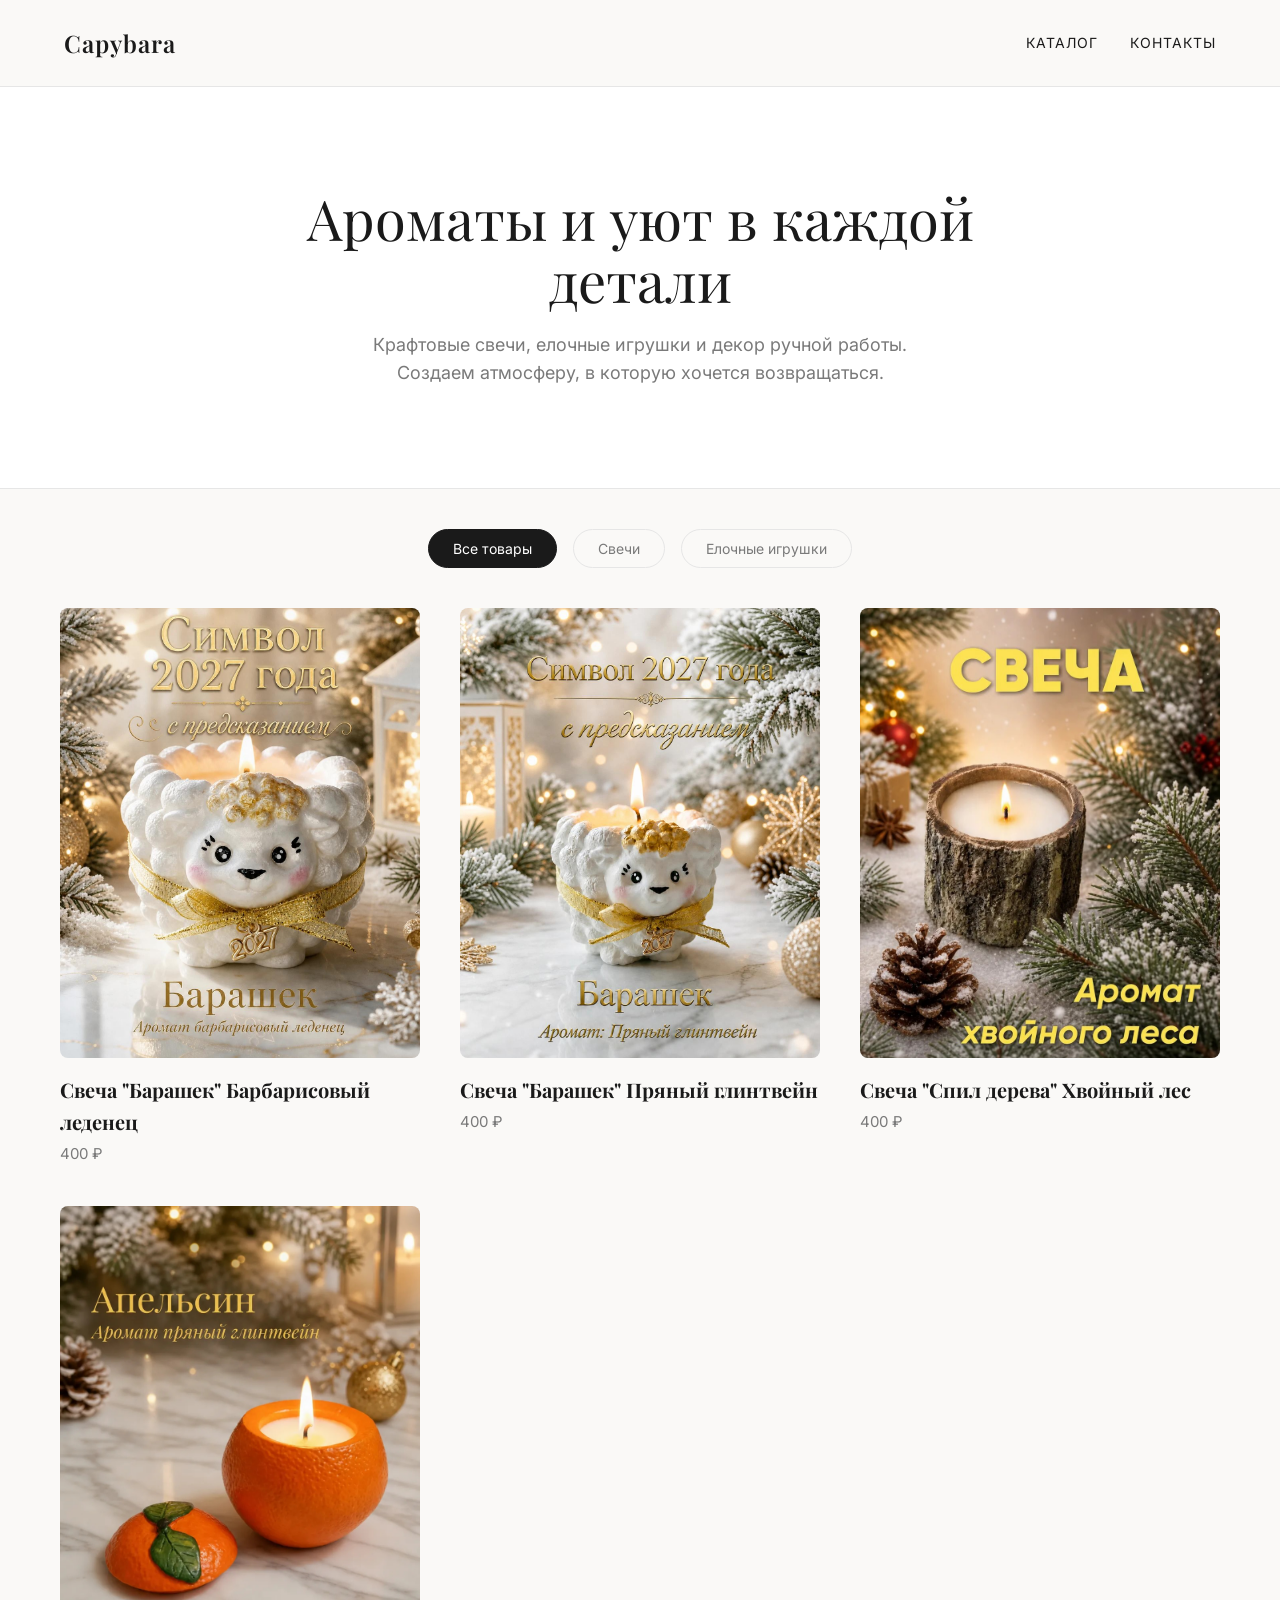
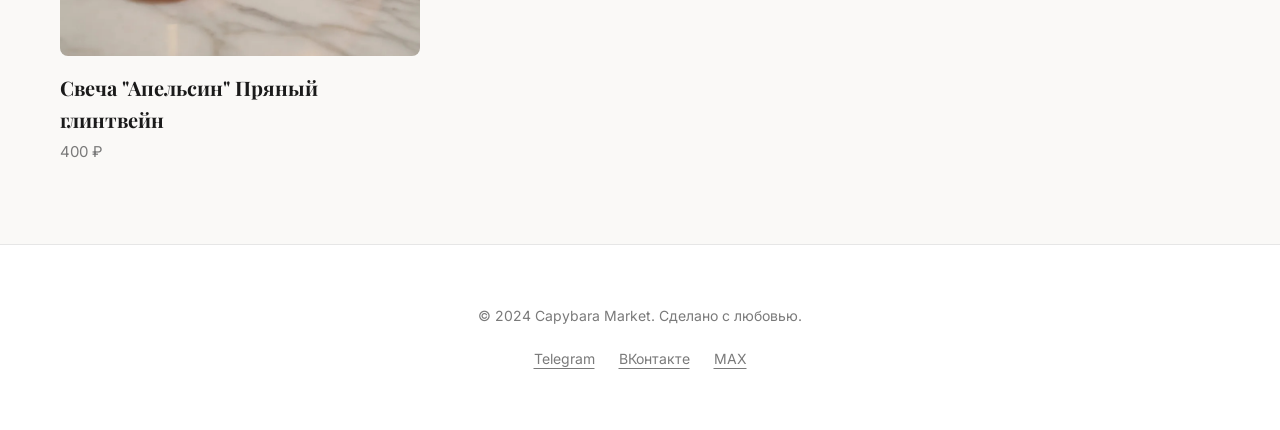
<file: index.html>
<!DOCTYPE html>
<html lang="ru">
<head>
    <meta charset="UTF-8">
    <meta name="viewport" content="width=device-width, initial-scale=1.0">
    <title>Capybara Market | Уютные вещи</title>
    <link rel="preconnect" href="https://fonts.googleapis.com">
    <link rel="preconnect" href="https://fonts.gstatic.com" crossorigin>
    <link href="https://fonts.googleapis.com/css2?family=Inter:wght@300;400;500;600&family=Playfair+Display:wght@400;600&display=swap" rel="stylesheet">
    <!-- Убедитесь, что файл style.css лежит в той же папке, что и index.html -->
    <link rel="stylesheet" href="style.css">
</head>
<body>

    <header>
        <a href="index.html" class="logo">Capybara</a>
        <div class="nav-links">
            <a href="#catalog">Каталог</a>
            <a href="#contacts">Контакты</a>
        </div>
    </header>

    <section class="hero">
        <div class="hero-content">
            <h1>Ароматы и уют в каждой детали</h1>
            <p>Крафтовые свечи, елочные игрушки и декор ручной работы. Создаем атмосферу, в которую хочется возвращаться.</p>
        </div>
    </section>

    <div class="category-filters" id="catalog">
        <button class="filter-btn active" onclick="filterProducts('all', event)">Все товары</button>
        <button class="filter-btn" onclick="filterProducts('candles', event)">Свечи</button>
        <button class="filter-btn" onclick="filterProducts('toys', event)">Елочные игрушки</button>
    </div>

    <div class="container">
        <div class="product-grid" id="productGrid">
            
            <!-- Товар 1 -->
            <div class="product-card" data-category="candles" onclick="window.location.href='product-1.html'">
                <div class="product-image-wrapper">
                    <img src="product-1/00.jpg" alt="Барашек Барбарисовый леденец">
                </div>
                <h3 class="product-title">Свеча "Барашек" Барбарисовый леденец</h3>
                <p class="product-price">400 ₽</p>
            </div>

            <!-- Товар 2 -->
            <div class="product-card" data-category="candles" onclick="window.location.href='product-2.html'">
                <div class="product-image-wrapper">
                    <img src="product-2/00.jpg" alt="Барашек Пряный глинтвейн">
                </div>
                <h3 class="product-title">Свеча "Барашек" Пряный глинтвейн</h3>
                <p class="product-price">400 ₽</p>
            </div>

            <!-- Товар 3 -->
            <div class="product-card" data-category="candles" onclick="window.location.href='product-3.html'">
                <div class="product-image-wrapper">
                    <img src="product-3/00.jpg" alt="Спил дерева Хвойный лес">
                </div>
                <h3 class="product-title">Свеча "Спил дерева" Хвойный лес</h3>
                <p class="product-price">400 ₽</p>
            </div>

            <!-- Товар 4 -->
            <div class="product-card" data-category="candles" onclick="window.location.href='product-4.html'">
                <div class="product-image-wrapper">
                    <img src="product-4/00.jpg" alt="Апельсин Пряный глинтвейн">
                </div>
                <h3 class="product-title">Свеча "Апельсин" Пряный глинтвейн</h3>
                <p class="product-price">400 ₽</p>
            </div>

        </div>
    </div>

    <footer id="contacts">
        <p>© 2024 Capybara Market. Сделано с любовью.</p>
        <div class="social-links">
            <a href="https://t.me/lavkacapybara">Telegram</a>
            <a href="https://vk.ru/lavkacapybara">ВКонтакте</a>
            <a href="https://max.ru/join/1gwFimeWwRdnX3jpo48lV1lxuwVzD711n7HqcwUzPhc">MAX</a>
        </div>
    </footer>

    <!-- МОДАЛЬНОЕ ОКНО -->
    <div class="modal-overlay" id="orderModal">
        <div class="modal-content">
            <div class="modal-header">
                <h3 id="modalTitle">Оформление заказа</h3>
                <button class="modal-close" onclick="closeOrderModal()">×</button>
            </div>
            <div class="modal-body">
                <iframe id="yandexFormIframe" src="" frameborder="0"></iframe>
            </div>
        </div>
    </div>

    <script>
        function filterProducts(category, event) {
            document.querySelectorAll('.filter-btn').forEach(btn => btn.classList.remove('active'));
            event.target.classList.add('active');

            const cards = document.querySelectorAll('.product-card');
            cards.forEach(card => {
                if (category === 'all' || card.dataset.category === category) {
                    card.style.display = 'block';
                } else {
                    card.style.display = 'none';
                }
            });
        }

        function openOrderModal(productName, productId) {
            const modal = document.getElementById('orderModal');
            const title = document.getElementById('modalTitle');
            const iframe = document.getElementById('yandexFormIframe');

            title.textContent = 'Вы заказываете: ' + productName;

            const baseUrl = "https://forms.yandex.ru/u/6affc43928697bf2845447a7/?iframe=1";
            const nameParam = "&answer_short_text_9008994401604016=" + encodeURIComponent(productName);
            const idParam = "&answer_short_text_9008994404244940=" + encodeURIComponent(productId);

            iframe.src = baseUrl + nameParam + idParam;
            modal.classList.add('active');
        }

        function closeOrderModal() {
            const modal = document.getElementById('orderModal');
            const iframe = document.getElementById('yandexFormIframe');
            iframe.src = ""; 
            modal.classList.remove('active');
        }

        document.getElementById('orderModal').addEventListener('click', function(e) {
            if (e.target === this) closeOrderModal();
        });
    </script>

</body>
</html>
</file>
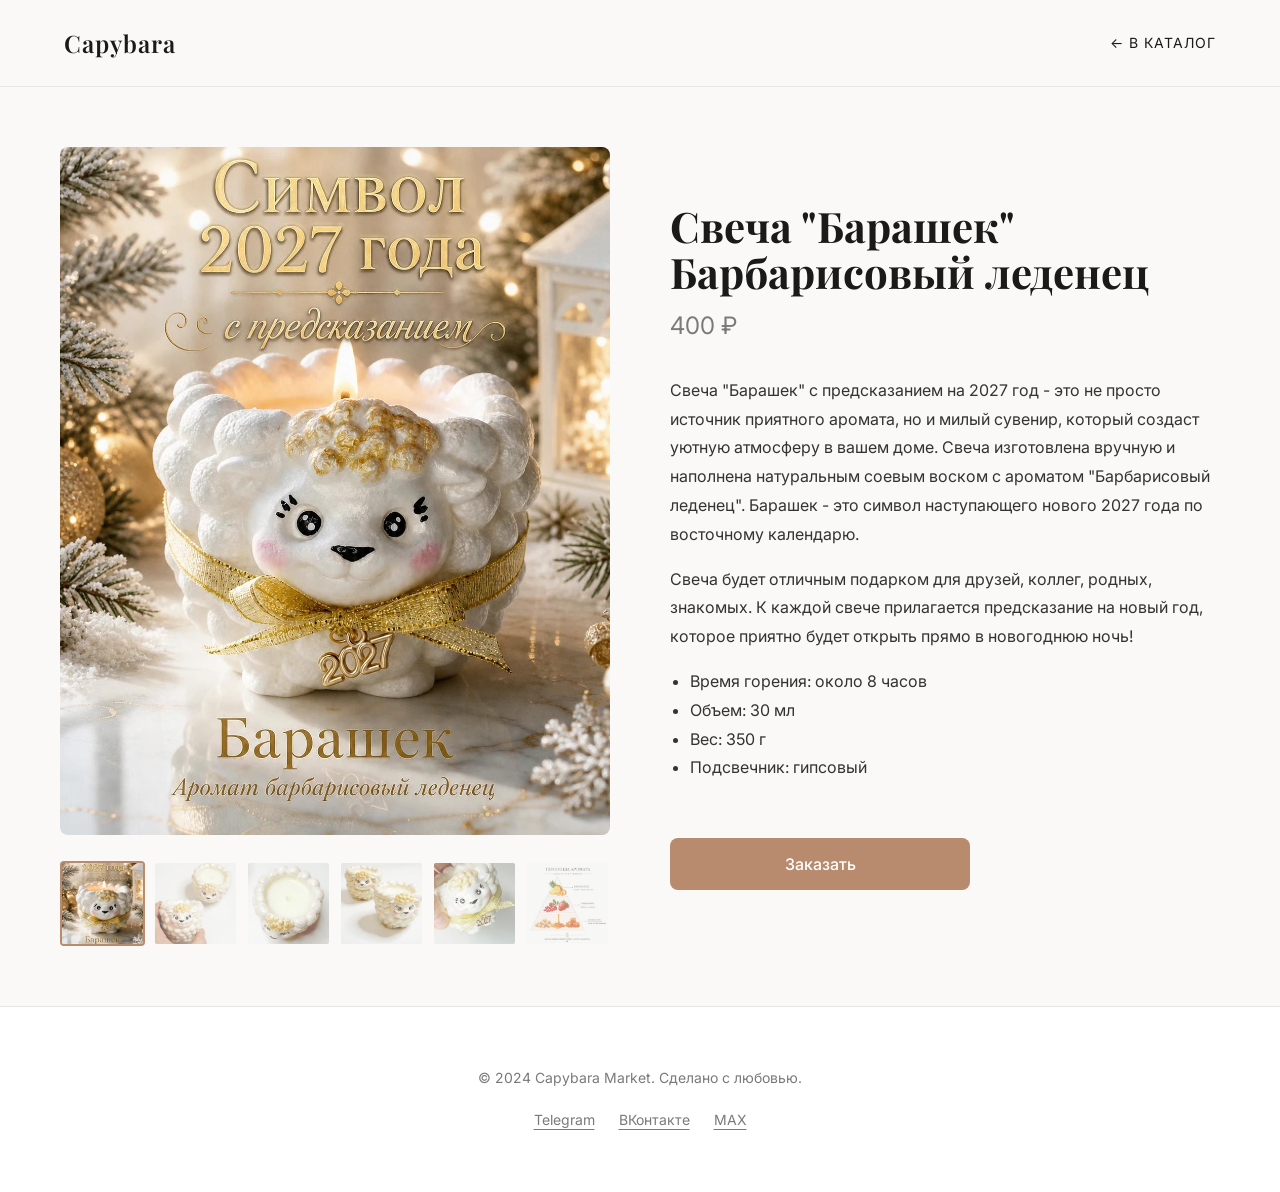
<file: product-1.html>
<!DOCTYPE html>
<html lang="ru">
<head>
    <meta charset="UTF-8">
    <meta name="viewport" content="width=device-width, initial-scale=1.0">
    <title>Свеча "Барашек" Барбарисовый леденец | Capybara Market</title>
    <link rel="preconnect" href="https://fonts.googleapis.com">
    <link rel="preconnect" href="https://fonts.gstatic.com" crossorigin>
    <link href="https://fonts.googleapis.com/css2?family=Inter:wght@300;400;500;600&family=Playfair+Display:wght@400;600&display=swap" rel="stylesheet">
    <link rel="stylesheet" href="style.css">
</head>
<body>

    <header>
        <a href="index.html" class="logo">Capybara</a>
        <div class="nav-links">
            <a href="index.html">← В каталог</a>
        </div>
    </header>

    <main class="product-page">
        <div class="product-gallery">
            <!-- Главное фото (00.jpg) -->
            <img src="product-1/00.jpg" alt="Барашек Барбарисовый леденец" class="main-image" id="mainImage">
            
            <!-- Миниатюры (00.jpg - 05.jpg) -->
            <div class="thumbnail-list">
                <img src="product-1/00.jpg" onclick="changeImage(this)" class="active" alt="Фото 1">
                <img src="product-1/01.jpg" onclick="changeImage(this)" alt="Фото 2">
                <img src="product-1/02.jpg" onclick="changeImage(this)" alt="Фото 3">
                <img src="product-1/03.jpg" onclick="changeImage(this)" alt="Фото 4">
                <img src="product-1/04.jpg" onclick="changeImage(this)" alt="Фото 5">
                <img src="product-1/05.jpg" onclick="changeImage(this)" alt="Фото 6">
            </div>
        </div>

        <div class="product-info">
            <h1>Свеча "Барашек" Барбарисовый леденец</h1>
            <div class="price">400 ₽</div>
            
            <div class="description">
                <p>Свеча "Барашек" с предсказанием на 2027 год - это не просто источник приятного аромата, но и милый сувенир, который создаст уютную атмосферу в вашем доме. Свеча изготовлена вручную и наполнена натуральным соевым воском с ароматом "Барбарисовый леденец". Барашек - это символ наступающего нового 2027 года по восточному календарю.</p>
                <p>Свеча будет отличным подарком для друзей, коллег, родных, знакомых. К каждой свече прилагается предсказание на новый год, которое приятно будет открыть прямо в новогоднюю ночь!</p>
                <ul>
                    <li>Время горения: около 8 часов</li>
                    <li>Объем: 30 мл</li>
                    <li>Вес: 350 г</li>
                    <li>Подсвечник: гипсовый</li>
                </ul>
            </div>

            <button onclick="openOrderModal('Свеча Барашек Барбарисовый леденец', 'product-1')" class="btn-primary">Заказать</button>
        </div>
    </main>

    <footer>
        <p>© 2024 Capybara Market. Сделано с любовью.</p>
        <div class="social-links">
            <a href="https://t.me/ваш_ник">Telegram</a>
            <a href="https://vk.com/ваш_профиль">ВКонтакте</a>
            <a href="https://max.ru/ваш_профиль">MAX</a>
        </div>
    </footer>

    <!-- МОДАЛЬНОЕ ОКНО -->
    <div class="modal-overlay" id="orderModal">
        <div class="modal-content">
            <div class="modal-header">
                <h3 id="modalTitle">Оформление заказа</h3>
                <button class="modal-close" onclick="closeOrderModal()">×</button>
            </div>
            <div class="modal-body">
                <iframe id="yandexFormIframe" src="" frameborder="0"></iframe>
            </div>
        </div>
    </div>

    <script>
        // Смена главного фото
        function changeImage(element) {
            const mainImage = document.getElementById('mainImage');
            mainImage.src = element.src;
            
            document.querySelectorAll('.thumbnail-list img').forEach(img => img.classList.remove('active'));
            element.classList.add('active');
        }

        // Модальное окно
        function openOrderModal(productName, productId) {
            const modal = document.getElementById('orderModal');
            const title = document.getElementById('modalTitle');
            const iframe = document.getElementById('yandexFormIframe');

            title.textContent = 'Вы заказываете: ' + productName;

            const baseUrl = "https://forms.yandex.ru/u/6affc43928697bf2845447a7/?iframe=1";
            const nameParam = "&answer_short_text_9008994401604016=" + encodeURIComponent(productName);
            const idParam = "&answer_short_text_9008994404244940=" + encodeURIComponent(productId);

            iframe.src = baseUrl + nameParam + idParam;
            modal.classList.add('active');
        }

        function closeOrderModal() {
            const modal = document.getElementById('orderModal');
            const iframe = document.getElementById('yandexFormIframe');
            iframe.src = ""; 
            modal.classList.remove('active');
        }

        document.getElementById('orderModal').addEventListener('click', function(e) {
            if (e.target === this) closeOrderModal();
        });
    </script>
</body>
</html>
</file>
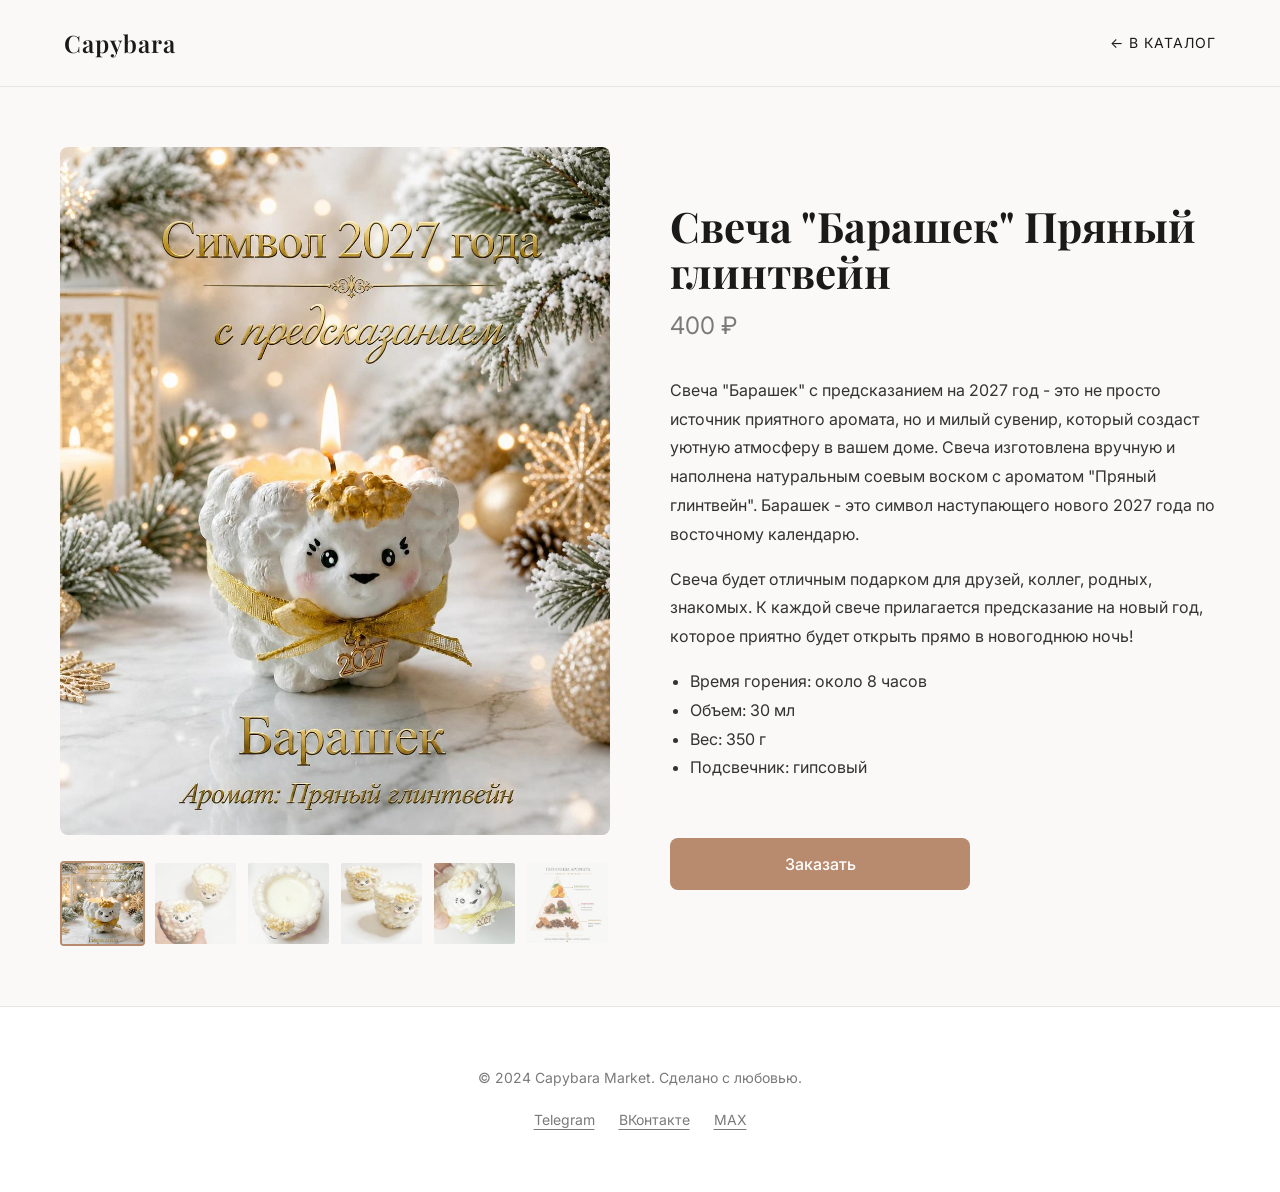
<file: product-2.html>
<!DOCTYPE html>
<html lang="ru">
<head>
    <meta charset="UTF-8">
    <meta name="viewport" content="width=device-width, initial-scale=1.0">
    <title>Свеча "Барашек" Пряный глинтвейн | Capybara Market</title>
    <link rel="preconnect" href="https://fonts.googleapis.com">
    <link rel="preconnect" href="https://fonts.gstatic.com" crossorigin>
    <link href="https://fonts.googleapis.com/css2?family=Inter:wght@300;400;500;600&family=Playfair+Display:wght@400;600&display=swap" rel="stylesheet">
    <link rel="stylesheet" href="style.css">
</head>
<body>

    <header>
        <a href="index.html" class="logo">Capybara</a>
        <div class="nav-links">
            <a href="index.html">← В каталог</a>
        </div>
    </header>

    <main class="product-page">
        <div class="product-gallery">
            <!-- Главное фото (00.jpg) -->
            <img src="product-2/00.jpg" alt="Барашек Пряный глинтвейн" class="main-image" id="mainImage">
            
            <!-- Миниатюры (00.jpg - 05.jpg) -->
            <div class="thumbnail-list">
                <img src="product-2/00.jpg" onclick="changeImage(this)" class="active" alt="Фото 1">
                <img src="product-2/01.jpg" onclick="changeImage(this)" alt="Фото 2">
                <img src="product-2/02.jpg" onclick="changeImage(this)" alt="Фото 3">
                <img src="product-2/03.jpg" onclick="changeImage(this)" alt="Фото 4">
                <img src="product-2/04.jpg" onclick="changeImage(this)" alt="Фото 5">
                <img src="product-2/05.jpg" onclick="changeImage(this)" alt="Фото 6">
            </div>
        </div>

        <div class="product-info">
            <h1>Свеча "Барашек" Пряный глинтвейн</h1>
            <div class="price">400 ₽</div>
            
            <div class="description">
                <p>Свеча "Барашек" с предсказанием на 2027 год - это не просто источник приятного аромата, но и милый сувенир, который создаст уютную атмосферу в вашем доме. Свеча изготовлена вручную и наполнена натуральным соевым воском с ароматом "Пряный глинтвейн". Барашек - это символ наступающего нового 2027 года по восточному календарю.</p>
                <p>Свеча будет отличным подарком для друзей, коллег, родных, знакомых. К каждой свече прилагается предсказание на новый год, которое приятно будет открыть прямо в новогоднюю ночь!</p>
                <ul>
                    <li>Время горения: около 8 часов</li>
                    <li>Объем: 30 мл</li>
                    <li>Вес: 350 г</li>
                    <li>Подсвечник: гипсовый</li>
                </ul>
            </div>

            <button onclick="openOrderModal('Свеча Барашек Пряный глинтвейн', 'product-2')" class="btn-primary">Заказать</button>
        </div>
    </main>

    <footer>
        <p>© 2024 Capybara Market. Сделано с любовью.</p>
        <div class="social-links">
            <a href="https://t.me/ваш_ник">Telegram</a>
            <a href="https://vk.com/ваш_профиль">ВКонтакте</a>
            <a href="https://max.ru/ваш_профиль">MAX</a>
        </div>
    </footer>

    <!-- МОДАЛЬНОЕ ОКНО -->
    <div class="modal-overlay" id="orderModal">
        <div class="modal-content">
            <div class="modal-header">
                <h3 id="modalTitle">Оформление заказа</h3>
                <button class="modal-close" onclick="closeOrderModal()">×</button>
            </div>
            <div class="modal-body">
                <iframe id="yandexFormIframe" src="" frameborder="0"></iframe>
            </div>
        </div>
    </div>

    <script>
        // Смена главного фото
        function changeImage(element) {
            const mainImage = document.getElementById('mainImage');
            mainImage.src = element.src;
            
            document.querySelectorAll('.thumbnail-list img').forEach(img => img.classList.remove('active'));
            element.classList.add('active');
        }

        // Модальное окно
        function openOrderModal(productName, productId) {
            const modal = document.getElementById('orderModal');
            const title = document.getElementById('modalTitle');
            const iframe = document.getElementById('yandexFormIframe');

            title.textContent = 'Вы заказываете: ' + productName;

            const baseUrl = "https://forms.yandex.ru/u/6affc43928697bf2845447a7/?iframe=1";
            const nameParam = "&answer_short_text_9008994401604016=" + encodeURIComponent(productName);
            const idParam = "&answer_short_text_9008994404244940=" + encodeURIComponent(productId);

            iframe.src = baseUrl + nameParam + idParam;
            modal.classList.add('active');
        }

        function closeOrderModal() {
            const modal = document.getElementById('orderModal');
            const iframe = document.getElementById('yandexFormIframe');
            iframe.src = ""; 
            modal.classList.remove('active');
        }

        document.getElementById('orderModal').addEventListener('click', function(e) {
            if (e.target === this) closeOrderModal();
        });
    </script>
</body>
</html>
</file>
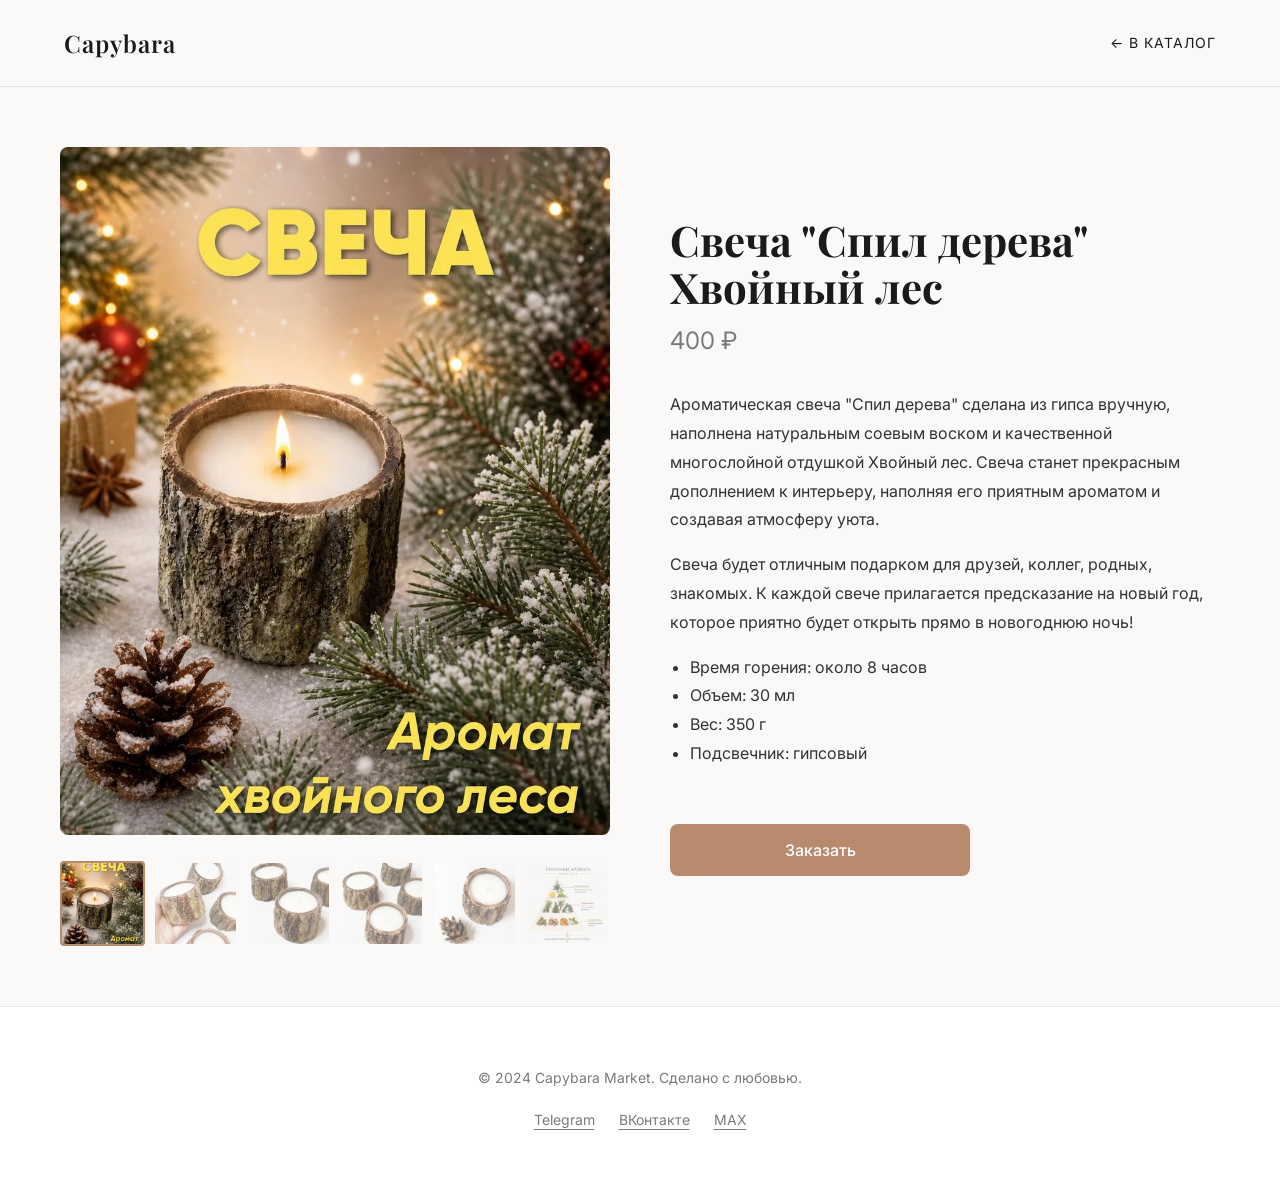
<file: product-3.html>
<!DOCTYPE html>
<html lang="ru">
<head>
    <meta charset="UTF-8">
    <meta name="viewport" content="width=device-width, initial-scale=1.0">
    <title>Свеча "Спил дерева" Хвойный лес | Capybara Market</title>
    <link rel="preconnect" href="https://fonts.googleapis.com">
    <link rel="preconnect" href="https://fonts.gstatic.com" crossorigin>
    <link href="https://fonts.googleapis.com/css2?family=Inter:wght@300;400;500;600&family=Playfair+Display:wght@400;600&display=swap" rel="stylesheet">
    <link rel="stylesheet" href="style.css">
</head>
<body>

    <header>
        <a href="index.html" class="logo">Capybara</a>
        <div class="nav-links">
            <a href="index.html">← В каталог</a>
        </div>
    </header>

    <main class="product-page">
        <div class="product-gallery">
            <!-- Главное фото (00.jpg) -->
            <img src="product-3/00.jpg" alt="Спил дерева Хвойный лес" class="main-image" id="mainImage">
            
            <!-- Миниатюры (00.jpg - 05.jpg) -->
            <div class="thumbnail-list">
                <img src="product-3/00.jpg" onclick="changeImage(this)" class="active" alt="Фото 1">
                <img src="product-3/01.jpg" onclick="changeImage(this)" alt="Фото 2">
                <img src="product-3/02.jpg" onclick="changeImage(this)" alt="Фото 3">
                <img src="product-3/03.jpg" onclick="changeImage(this)" alt="Фото 4">
                <img src="product-3/04.jpg" onclick="changeImage(this)" alt="Фото 5">
                <img src="product-3/05.jpg" onclick="changeImage(this)" alt="Фото 6">
            </div>
        </div>

        <div class="product-info">
            <h1>Свеча "Спил дерева" Хвойный лес</h1>
            <div class="price">400 ₽</div>
            
            <div class="description">
                <p>Ароматическая свеча "Спил дерева" сделана из гипса вручную, наполнена натуральным соевым воском и качественной многослойной отдушкой Хвойный лес. Свеча станет прекрасным дополнением к интерьеру, наполняя его приятным ароматом и создавая атмосферу уюта.</p>
                <p>Свеча будет отличным подарком для друзей, коллег, родных, знакомых. К каждой свече прилагается предсказание на новый год, которое приятно будет открыть прямо в новогоднюю ночь!</p>
                <ul>
                    <li>Время горения: около 8 часов</li>
                    <li>Объем: 30 мл</li>
                    <li>Вес: 350 г</li>
                    <li>Подсвечник: гипсовый</li>
                </ul>
            </div>

            <button onclick="openOrderModal('Свеча Спил дерева Хвойный лес', 'product-3')" class="btn-primary">Заказать</button>
        </div>
    </main>

    <footer>
        <p>© 2024 Capybara Market. Сделано с любовью.</p>
        <div class="social-links">
            <a href="https://t.me/ваш_ник">Telegram</a>
            <a href="https://vk.com/ваш_профиль">ВКонтакте</a>
            <a href="https://max.ru/ваш_профиль">MAX</a>
        </div>
    </footer>

    <!-- МОДАЛЬНОЕ ОКНО -->
    <div class="modal-overlay" id="orderModal">
        <div class="modal-content">
            <div class="modal-header">
                <h3 id="modalTitle">Оформление заказа</h3>
                <button class="modal-close" onclick="closeOrderModal()">×</button>
            </div>
            <div class="modal-body">
                <iframe id="yandexFormIframe" src="" frameborder="0"></iframe>
            </div>
        </div>
    </div>

    <script>
        // Смена главного фото
        function changeImage(element) {
            const mainImage = document.getElementById('mainImage');
            mainImage.src = element.src;
            
            document.querySelectorAll('.thumbnail-list img').forEach(img => img.classList.remove('active'));
            element.classList.add('active');
        }

        // Модальное окно
        function openOrderModal(productName, productId) {
            const modal = document.getElementById('orderModal');
            const title = document.getElementById('modalTitle');
            const iframe = document.getElementById('yandexFormIframe');

            title.textContent = 'Вы заказываете: ' + productName;

            const baseUrl = "https://forms.yandex.ru/u/6affc43928697bf2845447a7/?iframe=1";
            const nameParam = "&answer_short_text_9008994401604016=" + encodeURIComponent(productName);
            const idParam = "&answer_short_text_9008994404244940=" + encodeURIComponent(productId);

            iframe.src = baseUrl + nameParam + idParam;
            modal.classList.add('active');
        }

        function closeOrderModal() {
            const modal = document.getElementById('orderModal');
            const iframe = document.getElementById('yandexFormIframe');
            iframe.src = ""; 
            modal.classList.remove('active');
        }

        document.getElementById('orderModal').addEventListener('click', function(e) {
            if (e.target === this) closeOrderModal();
        });
    </script>
</body>
</html>
</file>
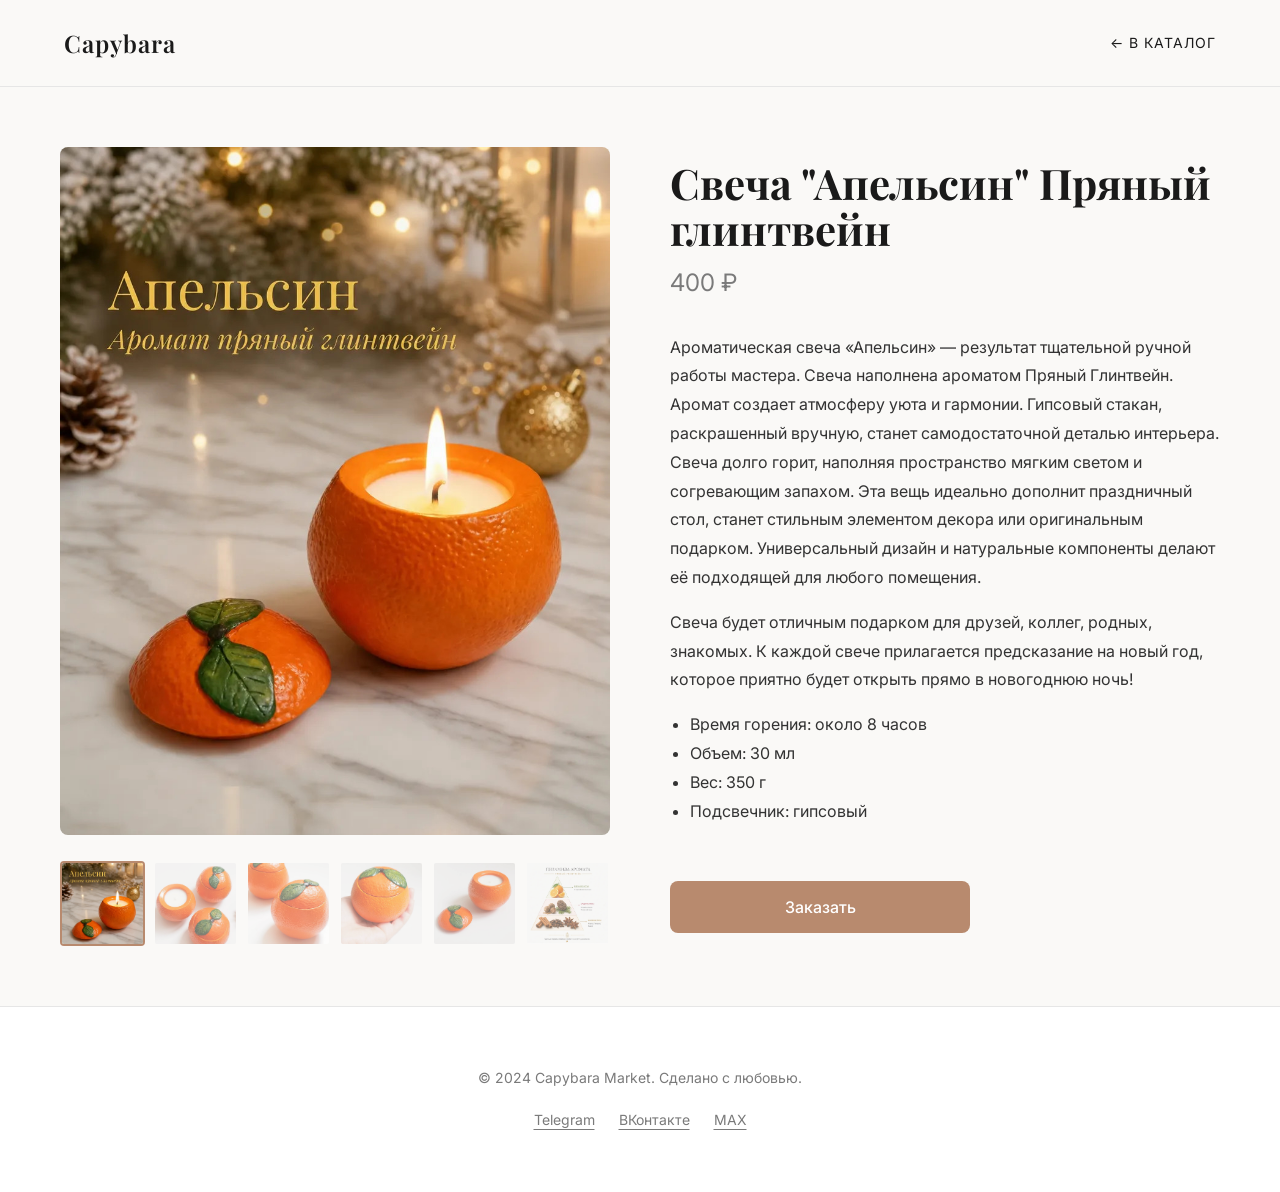
<file: product-4.html>
<!DOCTYPE html>
<html lang="ru">
<head>
    <meta charset="UTF-8">
    <meta name="viewport" content="width=device-width, initial-scale=1.0">
    <title>Свеча "Апельсин" Пряный глинтвейн | Capybara Market</title>
    <link rel="preconnect" href="https://fonts.googleapis.com">
    <link rel="preconnect" href="https://fonts.gstatic.com" crossorigin>
    <link href="https://fonts.googleapis.com/css2?family=Inter:wght@300;400;500;600&family=Playfair+Display:wght@400;600&display=swap" rel="stylesheet">
    <link rel="stylesheet" href="style.css">
</head>
<body>

    <header>
        <a href="index.html" class="logo">Capybara</a>
        <div class="nav-links">
            <a href="index.html">← В каталог</a>
        </div>
    </header>

    <main class="product-page">
        <div class="product-gallery">
            <!-- Главное фото (00.jpg) -->
            <img src="product-4/00.jpg" alt="Апельсин Пряный глинтвейн" class="main-image" id="mainImage">
            
            <!-- Миниатюры (00.jpg - 05.jpg) -->
            <div class="thumbnail-list">
                <img src="product-4/00.jpg" onclick="changeImage(this)" class="active" alt="Фото 1">
                <img src="product-4/01.jpg" onclick="changeImage(this)" alt="Фото 2">
                <img src="product-4/02.jpg" onclick="changeImage(this)" alt="Фото 3">
                <img src="product-4/03.jpg" onclick="changeImage(this)" alt="Фото 4">
                <img src="product-4/04.jpg" onclick="changeImage(this)" alt="Фото 5">
                <img src="product-4/05.jpg" onclick="changeImage(this)" alt="Фото 6">
            </div>
        </div>

        <div class="product-info">
            <h1>Свеча "Апельсин" Пряный глинтвейн</h1>
            <div class="price">400 ₽</div>
            
            <div class="description">
                <p>Ароматическая свеча «Апельсин» — результат тщательной ручной работы мастера. Свеча наполнена ароматом Пряный Глинтвейн. Аромат создает атмосферу уюта и гармонии. Гипсовый стакан, раскрашенный вручную, станет самодостаточной деталью интерьера. Свеча долго горит, наполняя пространство мягким светом и согревающим запахом. Эта вещь идеально дополнит праздничный стол, станет стильным элементом декора или оригинальным подарком. Универсальный дизайн и натуральные компоненты делают её подходящей для любого помещения.</p>
                <p>Свеча будет отличным подарком для друзей, коллег, родных, знакомых. К каждой свече прилагается предсказание на новый год, которое приятно будет открыть прямо в новогоднюю ночь!</p>
                <ul>
                    <li>Время горения: около 8 часов</li>
                    <li>Объем: 30 мл</li>
                    <li>Вес: 350 г</li>
                    <li>Подсвечник: гипсовый</li>
                </ul>
            </div>

            <button onclick="openOrderModal('Свеча Апельсин Пряный глинтвейн', 'product-4')" class="btn-primary">Заказать</button>
        </div>
    </main>

    <footer>
        <p>© 2024 Capybara Market. Сделано с любовью.</p>
        <div class="social-links">
            <a href="https://t.me/ваш_ник">Telegram</a>
            <a href="https://vk.com/ваш_профиль">ВКонтакте</a>
            <a href="https://max.ru/ваш_профиль">MAX</a>
        </div>
    </footer>

    <!-- МОДАЛЬНОЕ ОКНО -->
    <div class="modal-overlay" id="orderModal">
        <div class="modal-content">
            <div class="modal-header">
                <h3 id="modalTitle">Оформление заказа</h3>
                <button class="modal-close" onclick="closeOrderModal()">×</button>
            </div>
            <div class="modal-body">
                <iframe id="yandexFormIframe" src="" frameborder="0"></iframe>
            </div>
        </div>
    </div>

    <script>
        // Смена главного фото
        function changeImage(element) {
            const mainImage = document.getElementById('mainImage');
            mainImage.src = element.src;
            
            document.querySelectorAll('.thumbnail-list img').forEach(img => img.classList.remove('active'));
            element.classList.add('active');
        }

        // Модальное окно
        function openOrderModal(productName, productId) {
            const modal = document.getElementById('orderModal');
            const title = document.getElementById('modalTitle');
            const iframe = document.getElementById('yandexFormIframe');

            title.textContent = 'Вы заказываете: ' + productName;

            const baseUrl = "https://forms.yandex.ru/u/6affc43928697bf2845447a7/?iframe=1";
            const nameParam = "&answer_short_text_9008994401604016=" + encodeURIComponent(productName);
            const idParam = "&answer_short_text_9008994404244940=" + encodeURIComponent(productId);

            iframe.src = baseUrl + nameParam + idParam;
            modal.classList.add('active');
        }

        function closeOrderModal() {
            const modal = document.getElementById('orderModal');
            const iframe = document.getElementById('yandexFormIframe');
            iframe.src = ""; 
            modal.classList.remove('active');
        }

        document.getElementById('orderModal').addEventListener('click', function(e) {
            if (e.target === this) closeOrderModal();
        });
    </script>
</body>
</html>
</file>
<file: style.css>
/* --- БАЗОВЫЕ НАСТРОЙКИ --- */
:root {
    --bg-main: #faf9f7;      /* Теплый белый */
    --bg-card: #ffffff;      /* Чистый белый для карточек */
    --text-main: #1a1a1a;    /* Почти черный */
    --text-muted: #7a7a7a;   /* Серый для описаний */
    --accent: #b88a6e;       /* Пудрово-коричневый (кнопки) */
    --accent-hover: #a1765c;
    --border: #e6e6e6;
    --font-heading: 'Playfair Display', serif;
    --font-body: 'Inter', sans-serif;
}

* { box-sizing: border-box; margin: 0; padding: 0; }
html { scroll-behavior: smooth; }

body {
    background-color: var(--bg-main);
    color: var(--text-main);
    font-family: var(--font-body);
    font-size: 16px;
    line-height: 1.6;
    -webkit-font-smoothing: antialiased;
}

a { color: inherit; text-decoration: none; transition: opacity 0.2s; }
a:hover { opacity: 0.7; }
img { max-width: 100%; display: block; }

/* --- ШАПКА --- */
header {
    display: flex; justify-content: space-between; align-items: center;
    padding: 24px 5%; background-color: var(--bg-main);
    position: sticky; top: 0; z-index: 50;
    border-bottom: 1px solid var(--border);
}
.logo { font-family: var(--font-heading); font-size: 24px; font-weight: 600; letter-spacing: 1px; }
.nav-links { display: flex; gap: 32px; font-weight: 400; font-size: 14px; text-transform: uppercase; letter-spacing: 1px; }

/* --- ГЛАВНЫЙ ЭКРАН (HERO) --- */
.hero {
    display: flex; align-items: center; justify-content: center;
    text-align: center; padding: 100px 20px; background-color: var(--bg-card);
    border-bottom: 1px solid var(--border);
}
.hero-content { max-width: 800px; }
.hero h1 { font-family: var(--font-heading); font-size: 56px; font-weight: 400; margin-bottom: 20px; line-height: 1.1; }
.hero p { font-size: 18px; color: var(--text-muted); max-width: 600px; margin: 0 auto; }

/* --- ФИЛЬТРЫ КАТЕГОРИЙ --- */
.category-filters {
    display: flex; justify-content: center; gap: 16px; padding: 40px 20px 20px;
    flex-wrap: wrap;
}
.filter-btn {
    background: none; border: 1px solid var(--border);
    padding: 10px 24px; border-radius: 30px;
    font-family: var(--font-body); font-size: 14px; cursor: pointer;
    transition: all 0.3s ease; color: var(--text-muted);
}
.filter-btn:hover, .filter-btn.active {
    background: var(--text-main); color: #fff; border-color: var(--text-main);
}

/* --- СЕТКА ТОВАРОВ --- */
.container { max-width: 1200px; margin: 0 auto; padding: 20px 20px 80px; }
.product-grid {
    display: grid; grid-template-columns: repeat(auto-fill, minmax(280px, 1fr));
    gap: 40px;
}
.product-card { text-align: left; cursor: pointer; }
.product-image-wrapper { overflow: hidden; border-radius: 8px; background: var(--bg-card); margin-bottom: 16px; aspect-ratio: 4/5; }
.product-card img { width: 100%; height: 100%; object-fit: cover; transition: transform 0.5s ease; }
.product-card:hover img { transform: scale(1.05); }
.product-title { font-family: var(--font-heading); font-size: 20px; margin-bottom: 4px; }
.product-price { font-size: 15px; color: var(--text-muted); }

/* --- СТРАНИЦА ТОВАРА --- */
.product-page { max-width: 1200px; margin: 60px auto; padding: 0 20px; display: grid; grid-template-columns: 1fr 1fr; gap: 60px; }
.product-gallery { display: flex; flex-direction: column; gap: 16px; }
.main-image { width: 100%; border-radius: 8px; aspect-ratio: 4/5; object-fit: cover; background: var(--bg-card); }

/* --- ГАЛЕРЕЯ: СЕТКА ДЛЯ 6 МИНИАТЮР --- */
.thumbnail-list {
    display: grid;
    grid-template-columns: repeat(6, 1fr);
    gap: 8px;
    margin-top: 10px;
}
.thumbnail-list img {
    width: 100%;
    aspect-ratio: 1 / 1;
    object-fit: cover;
    border-radius: 4px;
    cursor: pointer;
    opacity: 0.6;
    transition: opacity 0.2s, border 0.2s;
    border: 2px solid transparent;
}
.thumbnail-list img:hover, .thumbnail-list img.active {
    opacity: 1;
    border-color: var(--accent);
}

.product-info { display: flex; flex-direction: column; justify-content: center; }
.product-info h1 { font-family: var(--font-heading); font-size: 42px; margin-bottom: 12px; line-height: 1.1; }
.product-info .price { font-size: 24px; color: var(--text-muted); margin-bottom: 30px; }
.product-info .description { font-size: 16px; line-height: 1.8; margin-bottom: 40px; color: #333; }
.product-info .description p { margin-bottom: 16px; }
.product-info .description ul { padding-left: 20px; margin-bottom: 16px; }

/* --- КНОПКИ --- */
.btn-primary {
    display: inline-block; background-color: var(--accent); color: #fff;
    font-family: var(--font-body); font-size: 16px; font-weight: 500;
    padding: 16px 32px; border-radius: 8px; border: none; cursor: pointer;
    text-align: center; transition: background-color 0.3s; width: 100%; max-width: 300px;
}
.btn-primary:hover { background-color: var(--accent-hover); }

/* --- ФУТЕР --- */
footer { padding: 60px 20px; text-align: center; background-color: var(--bg-card); border-top: 1px solid var(--border); font-size: 14px; color: var(--text-muted); }
.social-links { margin-top: 20px; display: flex; justify-content: center; gap: 24px; }
.social-links a { text-decoration: underline; text-underline-offset: 4px; }

/* --- МОДАЛЬНОЕ ОКНО --- */
.modal-overlay { display: none; position: fixed; top: 0; left: 0; width: 100%; height: 100%; background-color: rgba(0, 0, 0, 0.6); backdrop-filter: blur(4px); z-index: 1000; justify-content: center; align-items: center; padding: 20px; }
.modal-overlay.active { display: flex; }
.modal-content { background-color: var(--bg-card); border-radius: 12px; width: 100%; max-width: 700px; max-height: 90vh; display: flex; flex-direction: column; position: relative; box-shadow: 0 20px 40px rgba(0,0,0,0.2); overflow: hidden; }
.modal-header { padding: 24px; border-bottom: 1px solid var(--border); display: flex; justify-content: space-between; align-items: center; background-color: var(--bg-main); flex-shrink: 0; /* Шапка не сжимается */ }
.modal-header h3 { font-family: var(--font-heading); font-size: 22px; margin: 0; font-weight: 600; }
.modal-close { background: none; border: none; font-size: 24px; cursor: pointer; color: var(--text-muted); }

/* Контейнер, который будет прокручиваться */
.modal-body { padding: 0; overflow-y: auto; flex-grow: 1; background-color: #fff; }

/* Делаем iframe очень высоким, чтобы форма помещалась целиком */
.modal-body iframe { width: 100%; height: 900px; border: none; display: block; }

/* --- АДАПТИВНОСТЬ --- */
@media (max-width: 900px) {
    .product-page { grid-template-columns: 1fr; gap: 40px; margin: 30px auto; }
    .hero h1 { font-size: 40px; }
    .modal-content { height: 95vh; max-height: 95vh; }
    
    /* На телефонах делаем iframe еще выше для запаса */
    .modal-body iframe { height: 1000px; }
}

@media (max-width: 768px) {
    .thumbnail-list {
        grid-template-columns: repeat(3, 1fr); /* На телефонах 3 в ряд */
    }
}
</file>
